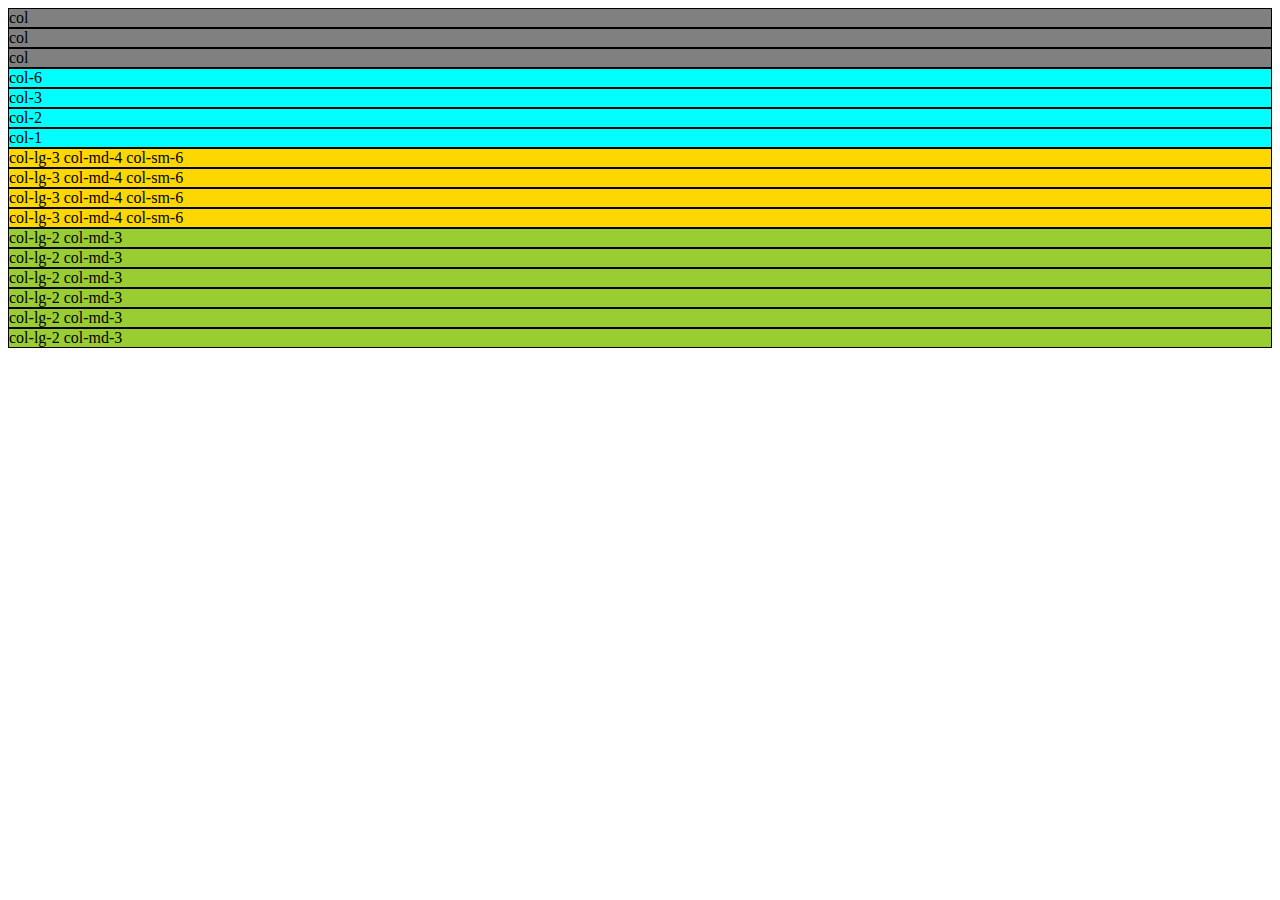
<file: Aaryan/Bootstrap Initialisation/index.html>
<html lang="en">
<head>
    <meta charset="UTF-8">
    <meta http-equiv="X-UA-Compatible" content="IE=edge">
    <meta name="viewport" content="width=device-width, initial-scale=1.0">
    <title>Bootstrap Intialisation</title>
    <link rel="stylesheet" href="https://cdn.jsdelivr.net/npm/bootstrap@4.6.0/dist/css/bootstrap.min.css" integrity="sha384-B0vP5xmATw1+K9KRQjQERJvTumQW0nPEzvF6L/Z6nronJ3oUOFUFpCjEUQouq2+l" crossorigin="anonymous">
    <script src="https://code.jquery.com/jquery-3.5.1.slim.min.js" integrity="sha384-DfXdz2htPH0lsSSs5nCTpuj/zy4C+OGpamoFVy38MVBnE+IbbVYUew+OrCXaRkfj" crossorigin="anonymous"></script>
<script src="https://cdn.jsdelivr.net/npm/bootstrap@4.6.0/dist/js/bootstrap.bundle.min.js" integrity="sha384-Piv4xVNRyMGpqkS2by6br4gNJ7DXjqk09RmUpJ8jgGtD7zP9yug3goQfGII0yAns" crossorigin="anonymous"></script>
</head>
<!-- If we want to add n boxes on screen so do like col-x-12/n (Here x is large or medium)-->
<body>
    <div class="row">
        <div class="col" style="background-color:grey; border: 1px solid;">
          col
        </div>
        <div class="col" style="background-color:grey; border: 1px solid;">
          col
        </div>
        <div class="col" style="background-color:grey; border: 1px solid;">
          col
        </div>
      </div>

      <div class="row">
        <div class="col-6" style="background-color:aqua; border: 1px solid;">
          col-6
        </div>
        <div class="col-3" style="background-color:aqua; border: 1px solid;">
          col-3
        </div>
        <div class="col-2" style="background-color:aqua; border: 1px solid;">
          col-2
        </div>
        <div class="col-1" style="background-color:aqua; border: 1px solid;">
          col-1
        </div>
      </div>

      <div class="row">
        <div class="col-lg-3 col-md-4 col-sm-6" style="background-color:gold; border: 1px solid;">
          col-lg-3 col-md-4 col-sm-6
        </div>
        <div class="col-lg-3 col-md-4 col-sm-6" style="background-color:gold; border: 1px solid;">
          col-lg-3 col-md-4 col-sm-6
        </div>
        <div class="col-lg-3 col-md-4 col-sm-6" style="background-color:gold; border: 1px solid;">
          col-lg-3 col-md-4 col-sm-6
        </div>
        <div class="col-lg-3 col-md-4 col-sm-6" style="background-color:gold; border: 1px solid;">
          col-lg-3 col-md-4 col-sm-6
        </div>
      </div>
      <div class="row">
        <div class="col-lg-2 col-md-3" style="background-color: yellowgreen; border: 1px solid;">
          col-lg-2 col-md-3
        </div>
        <div class="col-lg-2 col-md-3" style="background-color: yellowgreen; border: 1px solid;">
          col-lg-2 col-md-3
        </div>
        <div class="col-lg-2 col-md-3" style="background-color: yellowgreen; border: 1px solid;">
          col-lg-2 col-md-3
        </div>
        <div class="col-lg-2 col-md-3" style="background-color: yellowgreen; border: 1px solid;">
          col-lg-2 col-md-3
        </div>
        <div class="col-lg-2 col-md-3" style="background-color: yellowgreen; border: 1px solid;">
          col-lg-2 col-md-3
        </div>
        <div class="col-lg-2 col-md-3" style="background-color: yellowgreen; border: 1px solid;">
          col-lg-2 col-md-3
        </div>
      </div>
</body>
</html>
</file>
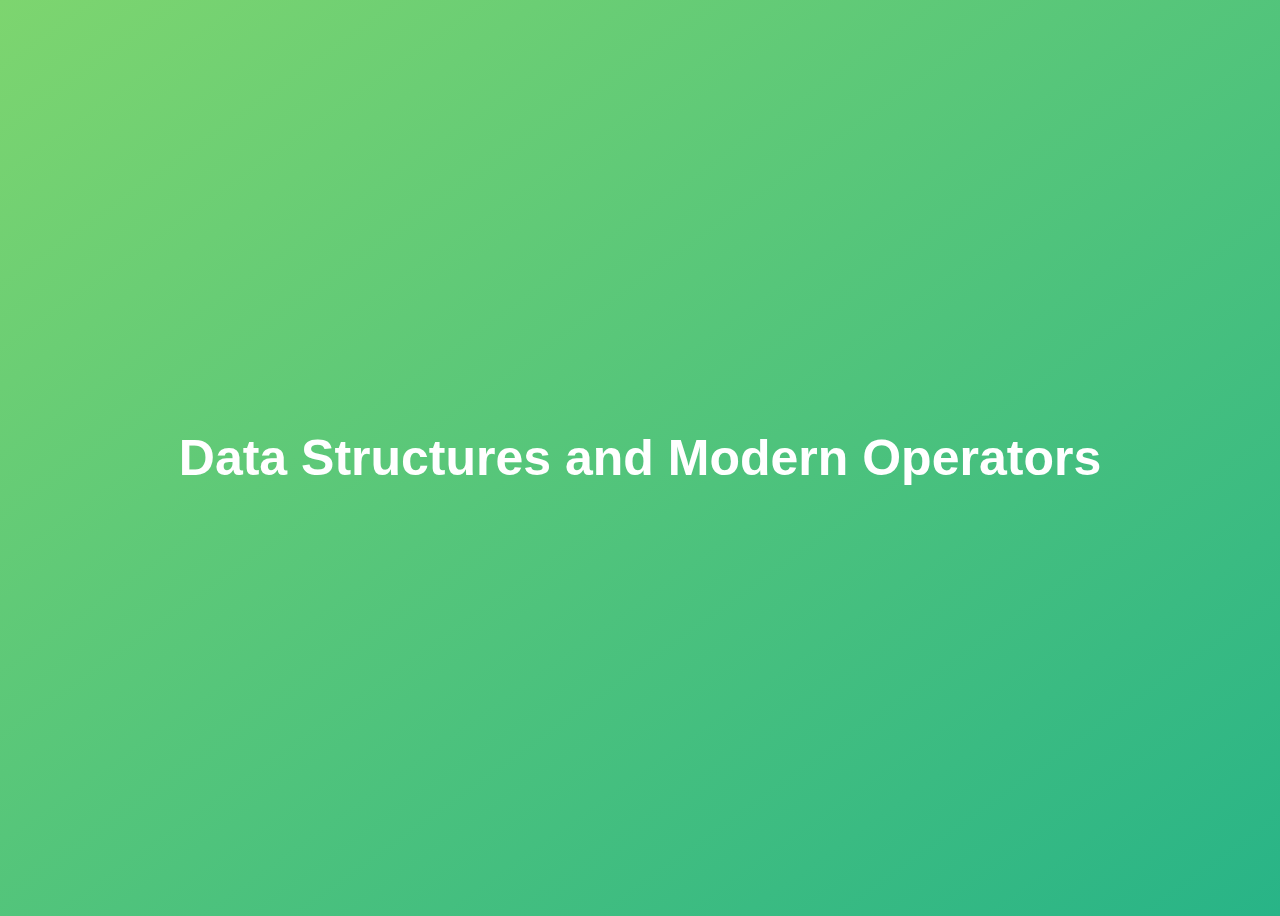
<file: Aaryan/Javascript/Advanced Javascript(ES6) Operaters/index.html>
<!DOCTYPE html>
<html lang="en">
  <head>
    <meta charset="UTF-8" />
    <meta name="viewport" content="width=device-width, initial-scale=1.0" />
    <meta http-equiv="X-UA-Compatible" content="ie=edge" />
    <title>Data Structures and Modern Operators</title>
    <style>
      body {
        height: 100vh;
        display: flex;
        align-items: center;
        background: linear-gradient(to top left, #28b487, #7dd56f);
      }
      h1 {
        font-family: sans-serif;
        font-size: 50px;
        line-height: 1.3;
        width: 100%;
        padding: 30px;
        text-align: center;
        color: white;
      }
      button {
        width: 50px;
        height: 20px;
        margin: 10px;
      }
      textarea {
        width: 300px;
        height: 100px;
      }
    </style>
  </head>
  <body>
    <h1>Data Structures and Modern Operators</h1>
    <script src="script.js"></script>
  </body>
</html>
</file>
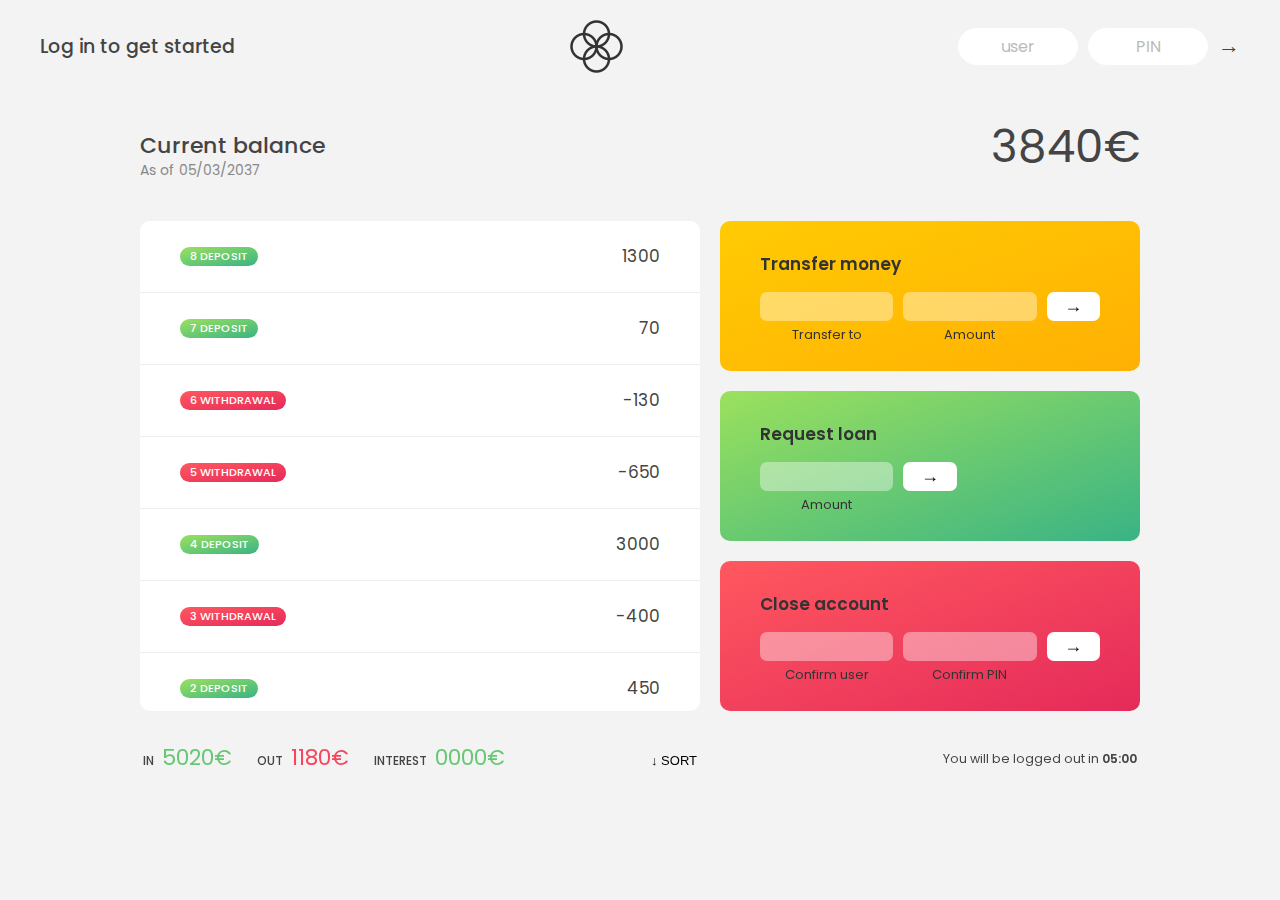
<file: Aaryan/Javascript/Array Blanklist/index.html>
<!DOCTYPE html>
<html lang="en">
  <head>
    <meta charset="UTF-8" />
    <meta name="viewport" content="width=device-width, initial-scale=1.0" />
    <meta http-equiv="X-UA-Compatible" content="ie=edge" />
    <link rel="shortcut icon" type="image/png" href="/logo.png" />

    <link
      href="https://fonts.googleapis.com/css?family=Poppins:400,500,600&display=swap"
      rel="stylesheet"
    />

    <link rel="stylesheet" href="style.css" />
    <title>Bankist</title>
  </head>
  <body>
    <!-- TOP NAVIGATION -->
    <nav>
      <p class="welcome">Log in to get started</p>
      <img src="logo.png" alt="Logo" class="logo" />
      <form class="login">
        <input
          type="text"
          placeholder="user"
          class="login__input login__input--user"
        />
        <!-- In practice, use type="password" -->
        <input
          type="text"
          placeholder="PIN"
          maxlength="4"
          class="login__input login__input--pin"
        />
        <button class="login__btn">&rarr;</button>
      </form>
    </nav>

    <main class="app">
      <!-- BALANCE -->
      <div class="balance">
        <div>
          <p class="balance__label">Current balance</p>
          <p class="balance__date">
            As of <span class="date">05/03/2037</span>
          </p>
        </div>
        <p class="balance__value">0000€</p>
      </div>

      <!-- MOVEMENTS -->
      <div class="movements">
        <div class="movements__row">
          <div class="movements__type movements__type--deposit">2 deposit</div>
          <div class="movements__date">3 days ago</div>
          <div class="movements__value">4 000€</div>
        </div>
        <div class="movements__row">
          <div class="movements__type movements__type--withdrawal">
            1 withdrawal
          </div>
          <div class="movements__date">24/01/2037</div>
          <div class="movements__value">-378€</div>
        </div>
      </div>

      <!-- SUMMARY -->
      <div class="summary">
        <p class="summary__label">In</p>
        <p class="summary__value summary__value--in">0000€</p>
        <p class="summary__label">Out</p>
        <p class="summary__value summary__value--out">0000€</p>
        <p class="summary__label">Interest</p>
        <p class="summary__value summary__value--interest">0000€</p>
        <button class="btn--sort">&downarrow; SORT</button>
      </div>

      <!-- OPERATION: TRANSFERS -->
      <div class="operation operation--transfer">
        <h2>Transfer money</h2>
        <form class="form form--transfer">
          <input type="text" class="form__input form__input--to" />
          <input type="number" class="form__input form__input--amount" />
          <button class="form__btn form__btn--transfer">&rarr;</button>
          <label class="form__label">Transfer to</label>
          <label class="form__label">Amount</label>
        </form>
      </div>

      <!-- OPERATION: LOAN -->
      <div class="operation operation--loan">
        <h2>Request loan</h2>
        <form class="form form--loan">
          <input type="number" class="form__input form__input--loan-amount" />
          <button class="form__btn form__btn--loan">&rarr;</button>
          <label class="form__label form__label--loan">Amount</label>
        </form>
      </div>

      <!-- OPERATION: CLOSE -->
      <div class="operation operation--close">
        <h2>Close account</h2>
        <form class="form form--close">
          <input type="text" class="form__input form__input--user" />
          <input
            type="password"
            maxlength="6"
            class="form__input form__input--pin"
          />
          <button class="form__btn form__btn--close">&rarr;</button>
          <label class="form__label">Confirm user</label>
          <label class="form__label">Confirm PIN</label>
        </form>
      </div>

      <!-- LOGOUT TIMER -->
      <p class="logout-timer">
        You will be logged out in <span class="timer">05:00</span>
      </p>
    </main>

    <!-- <footer>
      &copy; by Jonas Schmedtmann. Don't claim as your own :)
    </footer> -->

    <script src="script.js"></script>
  </body>
</html>
</file>
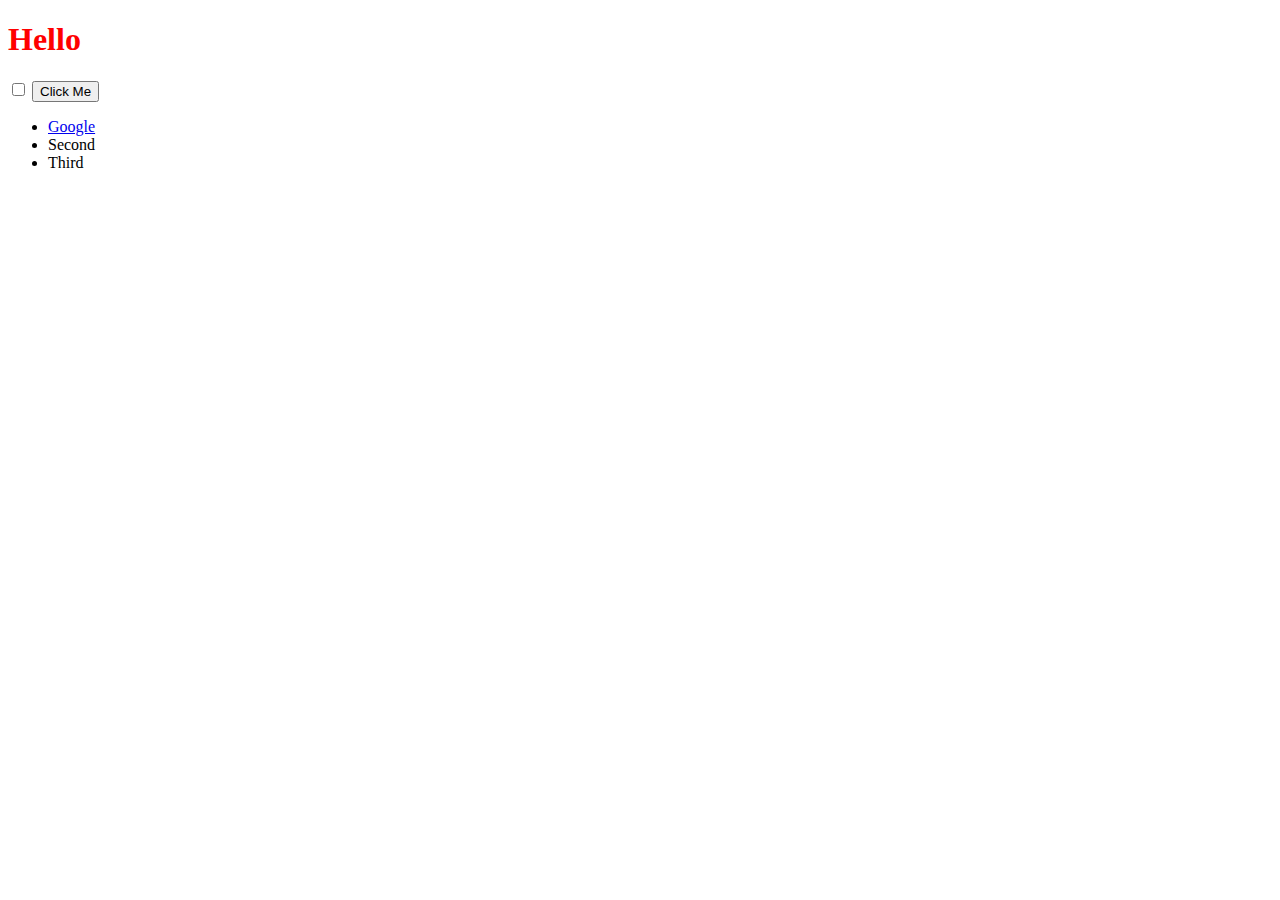
<file: Aaryan/Javascript/Document Object model File/index.html>
<!--I Do Most things in Chrome Developer Tools So that's Why No Javascript & CSS code Show here.-->
<!DOCTYPE html>
<html lang="en" dir="ltr">
  <head>
    <meta charset="utf-8">
    <title>My Website</title>
    <link rel="stylesheet" href="styles.css">

  </head>
  <body>

    <h1>Hello</h1>

    <input type="checkbox">

    <button style="active">Click Me</button>

    <ul>
      <li class="list">
        <a href="https://www.google.com">Google</a>
      </li>
      <li class="list">Second</li>
      <li class="list">Third</li>
    </ul>

  </body>

</html>
</file>
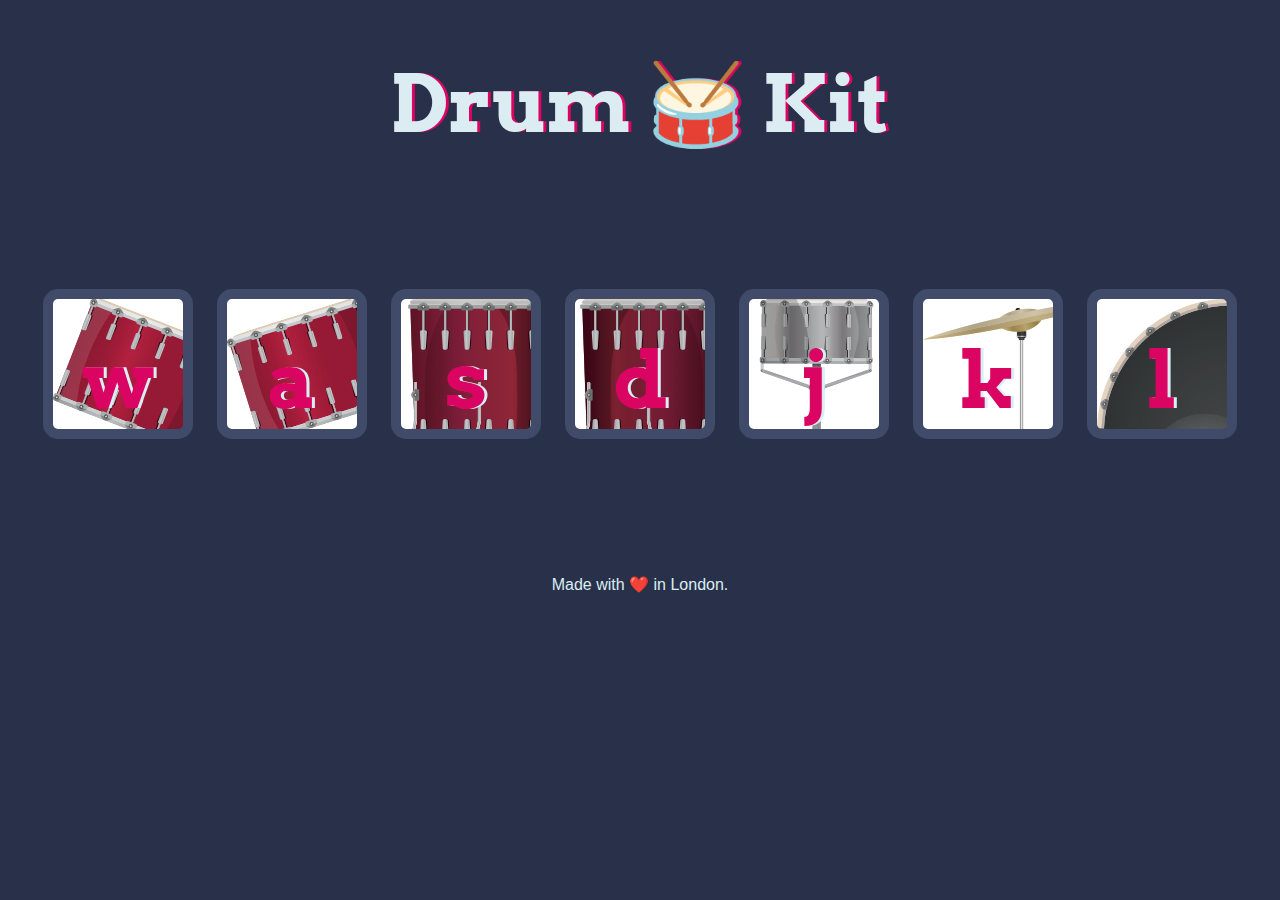
<file: Aaryan/Javascript/Drum Kit Project/index.html>
<!DOCTYPE html>
<html lang="en" dir="ltr">

<head>
  <meta charset="utf-8">
  <title>Drum Kit</title>
  <link rel="stylesheet" href="styles.css">
  <link href="https://fonts.googleapis.com/css?family=Arvo" rel="stylesheet">
  <link rel="icon" href="favicon.ico">
</head>

<body>
  <h1 id="title">Drum 🥁 Kit</h1>
  <div class="set">
    <button class="w drum">w</button>
    <button class="a drum">a</button>
    <button class="s drum">s</button>
    <button class="d drum">d</button>
    <button class="j drum">j</button>
    <button class="k drum">k</button>
    <button class="l drum">l</button>
  </div>


<script src="index.js" charset="utf-8"></script>

<footer>
  Made with ❤️ in London.
</footer>
</body>
</html>
</file>
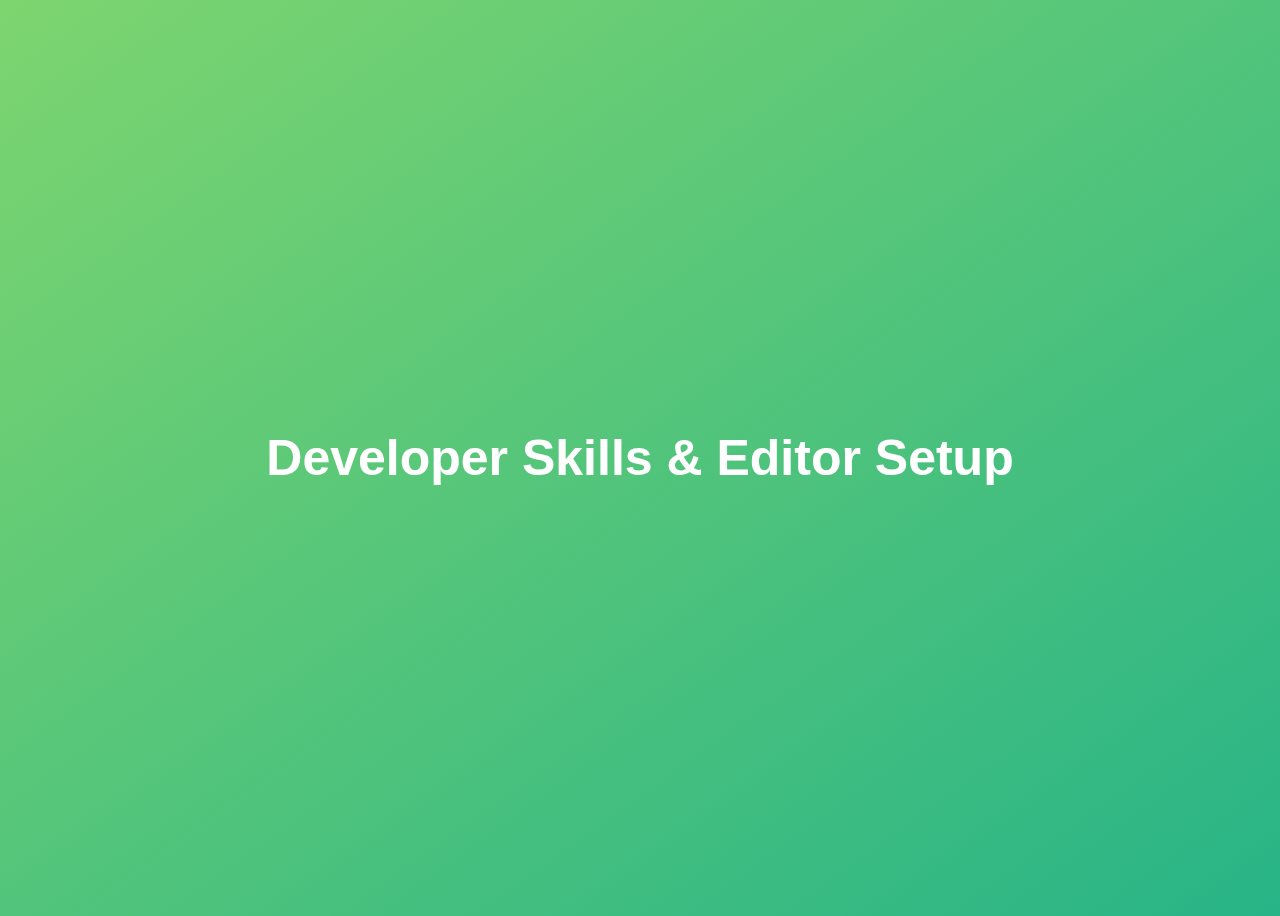
<file: Aaryan/Javascript/Environment SetUp/index.html>
<!DOCTYPE html>
<html lang="en">
  <head>
    <meta charset="UTF-8" />
    <meta name="viewport" content="width=device-width, initial-scale=1.0" />
    <meta http-equiv="X-UA-Compatible" content="ie=edge" />
    <title>Developer Skills & Editor Setup</title>
    <style>
      body {
        height: 100vh;
        display: flex;
        align-items: center;
        background: linear-gradient(to top left, #28b487, #7dd56f);
      }
      h1 {
        font-family: sans-serif;
        font-size: 50px;
        line-height: 1.3;
        width: 100%;
        padding: 30px;
        text-align: center;
        color: white;
      }
    </style>
  </head>
  <body>
    <h1>Developer Skills & Editor Setup</h1>
    <script src="script.js"></script>
  </body>
</html>
</file>
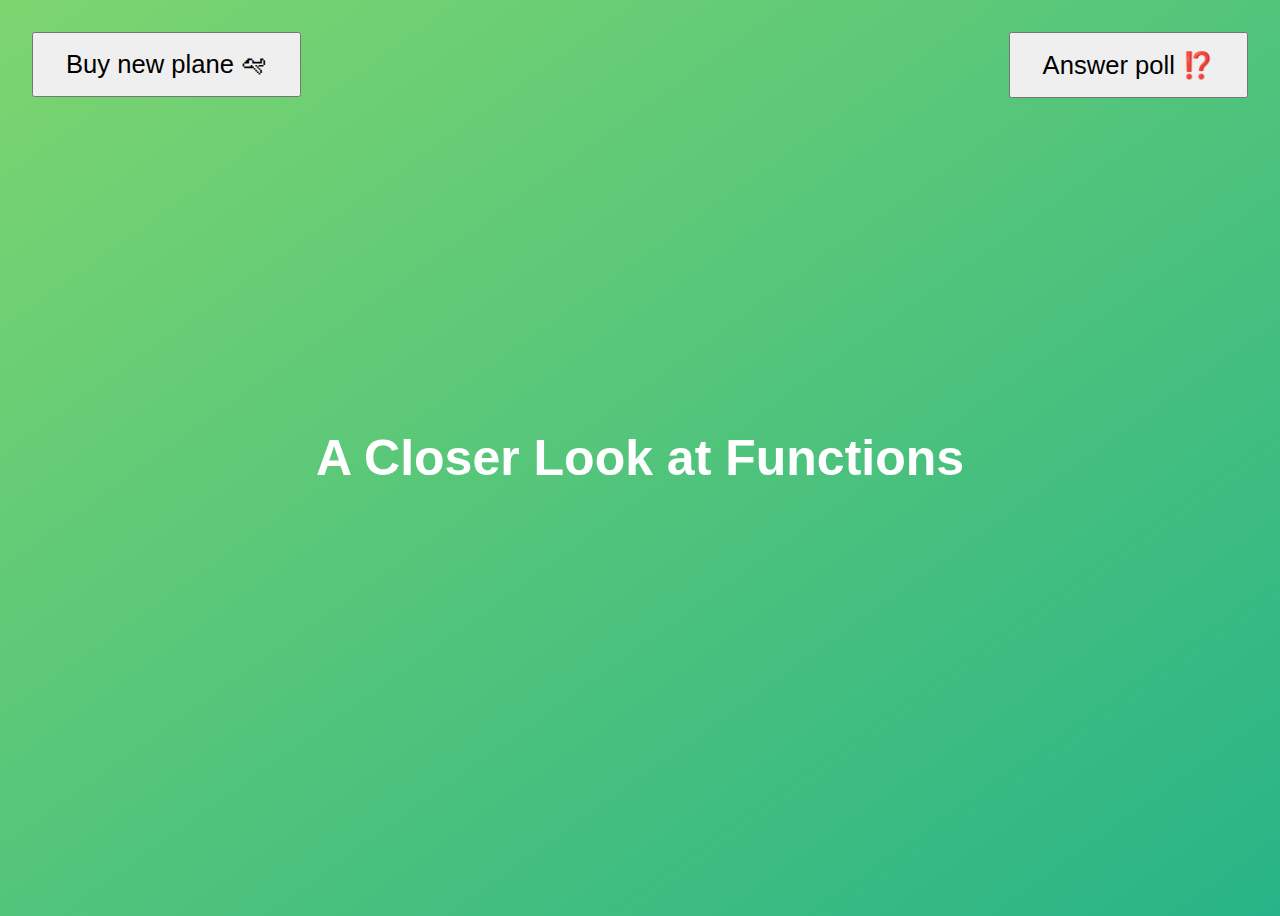
<file: Aaryan/Javascript/Functions/index.html>
<!DOCTYPE html>
<html lang="en">
  <head>
    <meta charset="UTF-8" />
    <meta name="viewport" content="width=device-width, initial-scale=1.0" />
    <meta http-equiv="X-UA-Compatible" content="ie=edge" />
    <title>A Closer Look at Functions</title>
    <style>
      body {
        height: 100vh;
        display: flex;
        align-items: center;
        background: linear-gradient(to top left, #28b487, #7dd56f);
      }
      h1 {
        font-family: sans-serif;
        font-size: 50px;
        line-height: 1.3;
        width: 100%;
        padding: 30px;
        text-align: center;
        color: white;
      }
      .buy,
      .poll {
        font-size: 1.6rem;
        padding: 1rem 2rem;
        position: absolute;
        top: 2rem;
      }
      .buy {
        left: 2rem;
      }
      .poll {
        right: 2rem;
      }
    </style>
  </head>
  <body>
    <h1>A Closer Look at Functions</h1>
    <button class="buy">Buy new plane 🛩</button>
    <button class="poll">Answer poll ⁉️</button>
    <script src="script.js"></script>
  </body>
</html>
</file>
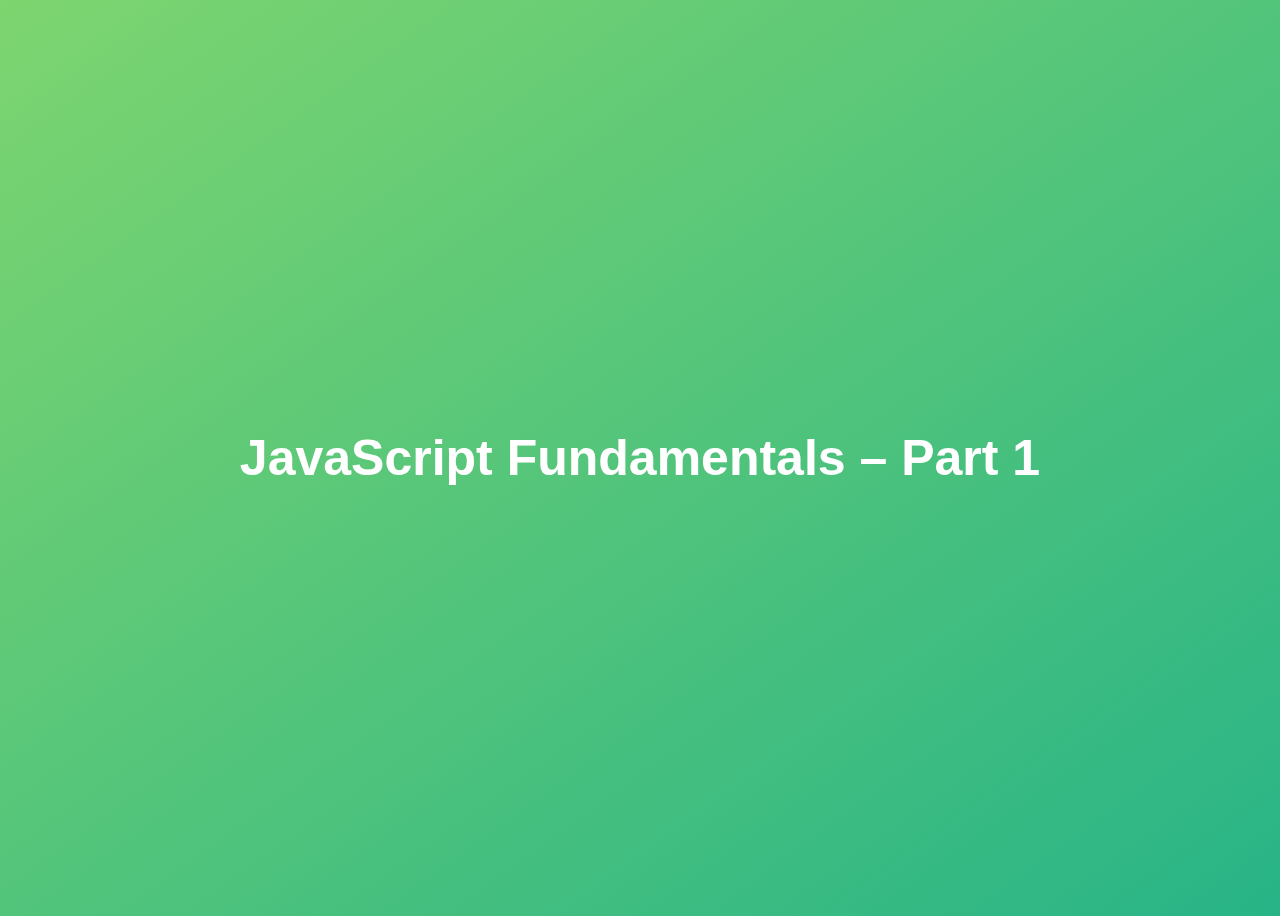
<file: Aaryan/Javascript/Fundamentals of Js -1/index.html>
<!DOCTYPE html>
<html lang="en">
  <head>
    <meta charset="UTF-8" />
    <meta name="viewport" content="width=device-width, initial-scale=1.0" />
    <meta http-equiv="X-UA-Compatible" content="ie=edge" />
    <title>JavaScript Fundamentals – Part 1</title>
    <link rel="stylesheet" href="style.css">
  </head>
  <body>
    <h1>JavaScript Fundamentals – Part 1</h1>

    <script src="script.js"></script>
  </body>
</html>
</file>
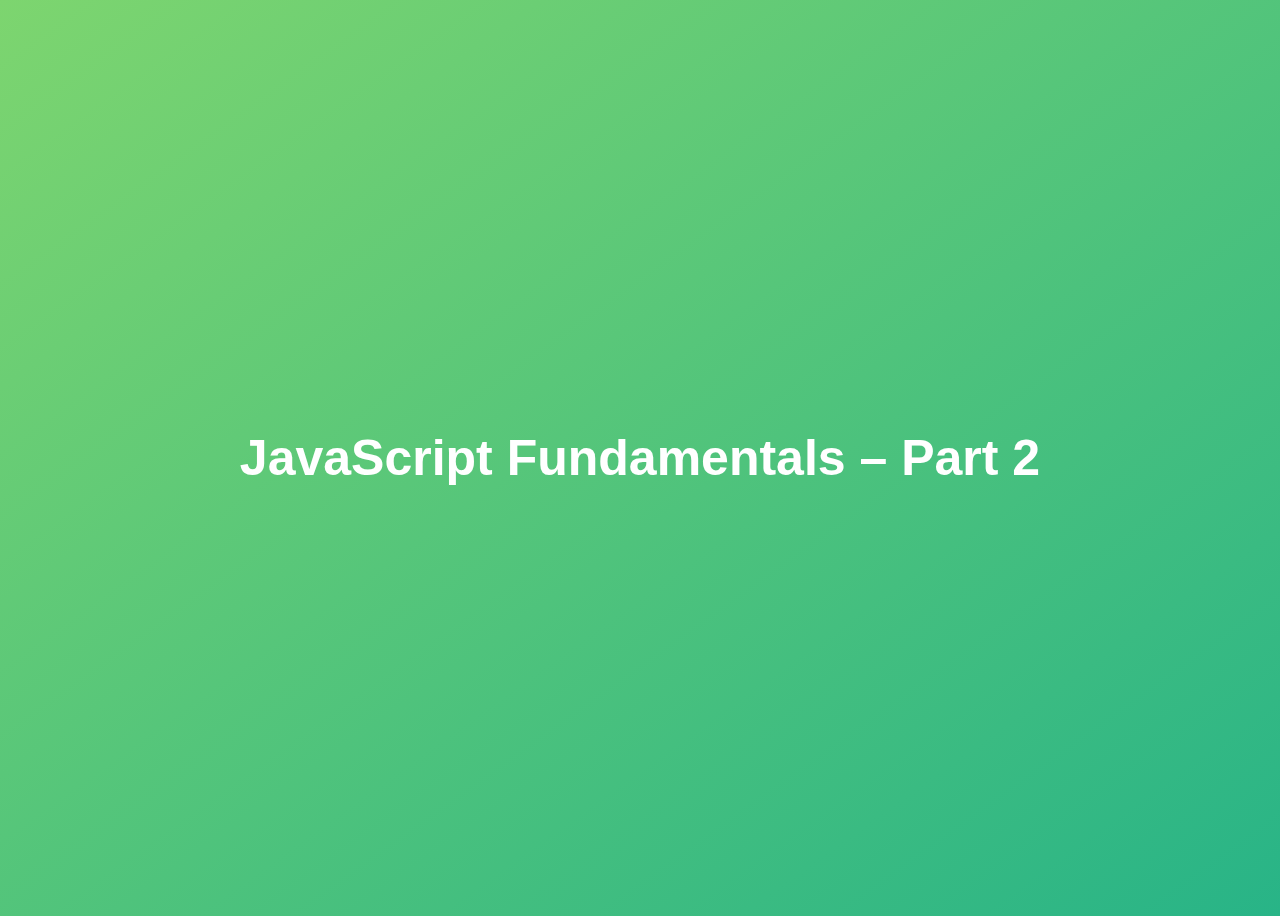
<file: Aaryan/Javascript/Fundamentals of Js-2/index.html>
<!DOCTYPE html>
<html lang="en">
  <head>
    <meta charset="UTF-8" />
    <meta name="viewport" content="width=device-width, initial-scale=1.0" />
    <meta http-equiv="X-UA-Compatible" content="ie=edge" />
    <title>JavaScript Fundamentals – Part 2</title>
    <style>
      body {
        height: 100vh;
        display: flex;
        align-items: center;
        background: linear-gradient(to top left, #28b487, #7dd56f);
      }
      h1 {
        font-family: sans-serif;
        font-size: 50px;
        line-height: 1.3;
        width: 100%;
        padding: 30px;
        text-align: center;
        color: white;
      }
    </style>
  </head>
  <body>
    <h1>JavaScript Fundamentals – Part 2</h1>
    <script src="script.js"></script>
  </body>
</html>
</file>
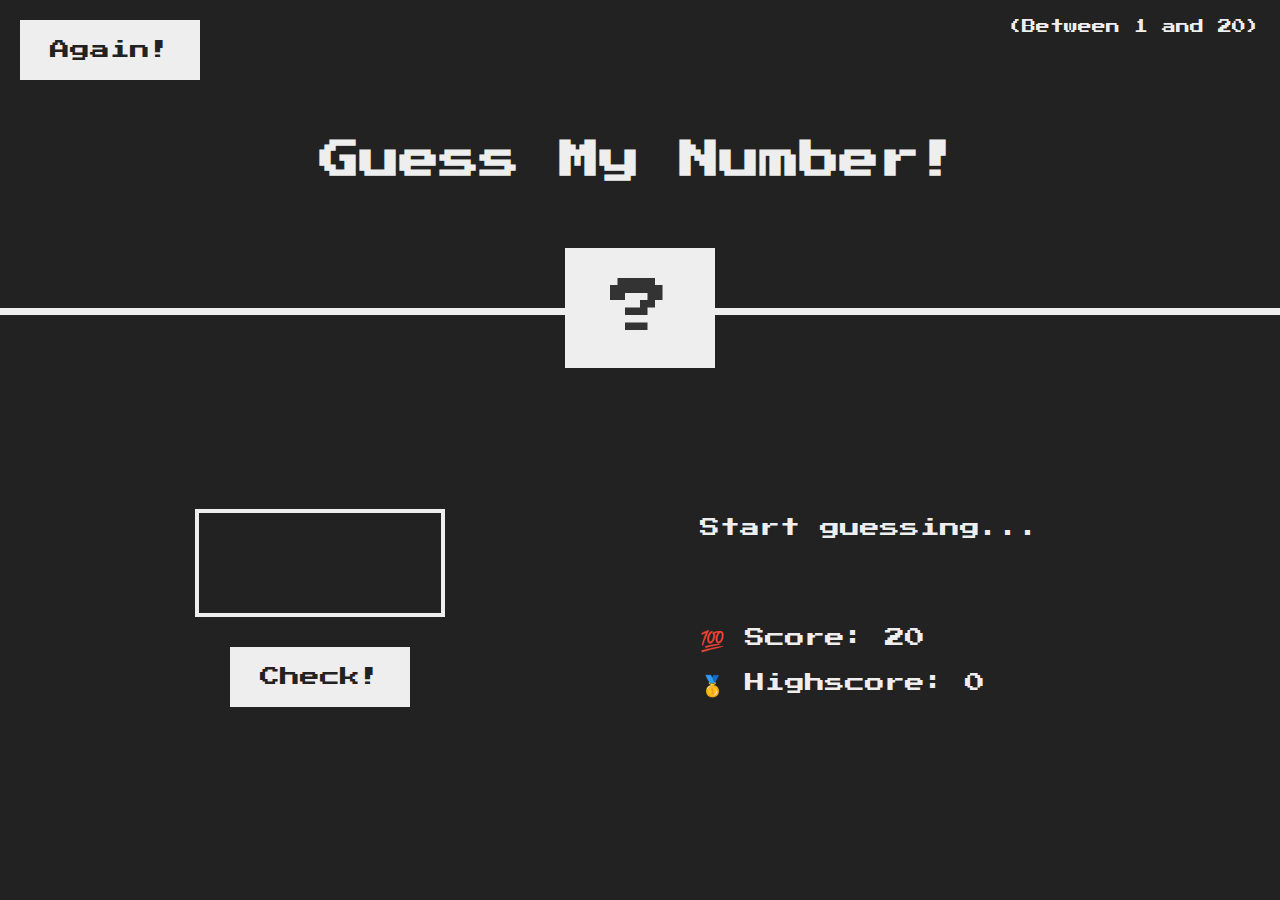
<file: Aaryan/Javascript/Guess-My-Number Project/index.html>
<!DOCTYPE html>
<html lang="en">
  <head>
    <meta charset="UTF-8" />
    <meta name="viewport" content="width=device-width, initial-scale=1.0" />
    <meta http-equiv="X-UA-Compatible" content="ie=edge" />
    <link rel="stylesheet" href="style.css" />
    <title>Guess My Number!</title>
  </head>
  <body>
    <header>
      <h1>Guess My Number!</h1>
      <p class="between">(Between 1 and 20)</p>
      <button class="btn again">Again!</button>
      <div class="number">?</div>
    </header>
    <main>
      <section class="left">
        <input type="number" class="guess" />
        <button class="btn check">Check!</button>
      </section>
      <section class="right">
        <p class="message">Start guessing...</p>
        <p class="label-score">💯 Score: <span class="score">20</span></p>
        <p class="label-highscore">
          🥇 Highscore: <span class="highscore">0</span>
        </p>
      </section>
    </main>
    <script src="https://ajax.googleapis.com/ajax/libs/jquery/3.6.0/jquery.min.js"></script>
    <script src="script.js"></script>
  </body>
</html>
</file>
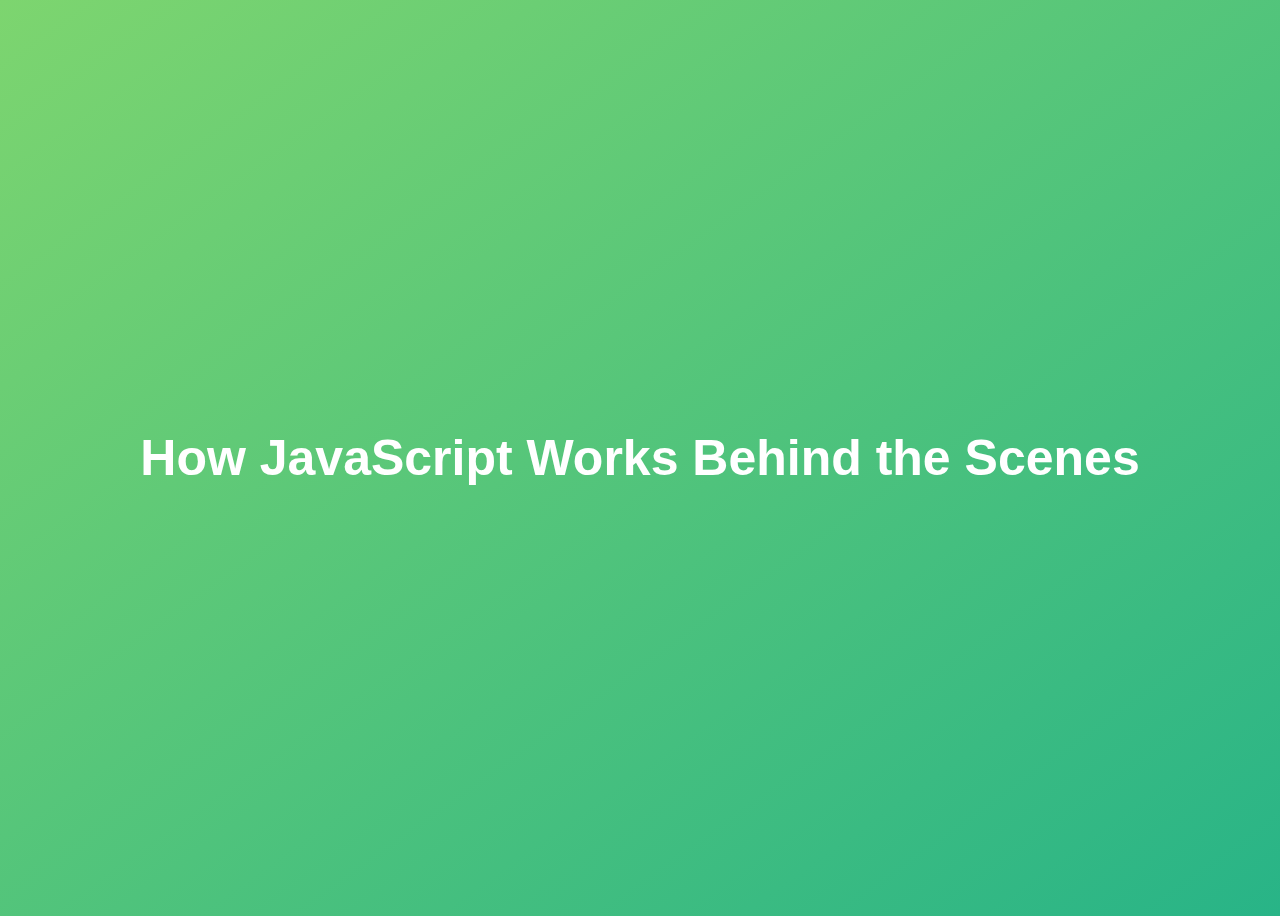
<file: Aaryan/Javascript/Javascript Behind Works/index.html>
<!DOCTYPE html>
<html lang="en">
  <head>
    <meta charset="UTF-8" />
    <meta name="viewport" content="width=device-width, initial-scale=1.0" />
    <meta http-equiv="X-UA-Compatible" content="ie=edge" />
    <title>How JavaScript Works Behind the Scenes</title>
    <style>
      body {
        height: 100vh;
        display: flex;
        align-items: center;
        background: linear-gradient(to top left, #28b487, #7dd56f);
      }
      h1 {
        font-family: sans-serif;
        font-size: 50px;
        line-height: 1.3;
        width: 100%;
        padding: 30px;
        text-align: center;
        color: white;
      }
    </style>
  </head>
  <body>
    <h1>How JavaScript Works Behind the Scenes</h1>
    <script src="script.js"></script>
  </body>
</html>
</file>
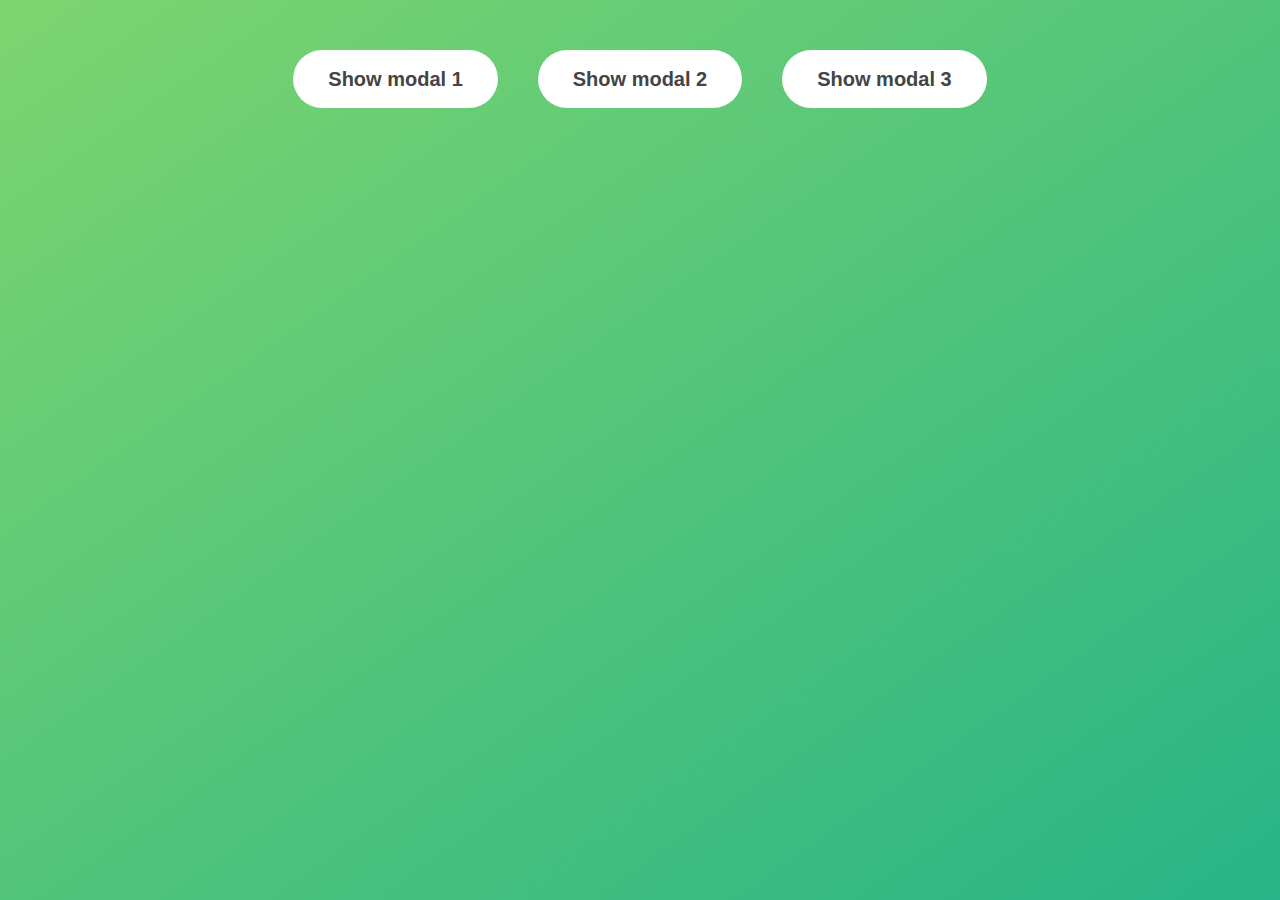
<file: Aaryan/Javascript/Model Button Project/index.html>
<!DOCTYPE html>
<html lang="en">
  <head>
    <meta charset="UTF-8" />
    <meta name="viewport" content="width=device-width, initial-scale=1.0" />
    <meta http-equiv="X-UA-Compatible" content="ie=edge" />
    <link rel="stylesheet" href="style.css" />
    <title>Modal window</title>
  </head>
  <body>
    <button class="show-modal">Show modal 1</button>
    <button class="show-modal">Show modal 2</button>
    <button class="show-modal">Show modal 3</button>

    <div class="modal hidden">
      <button class="close-modal">&times;</button>
      <h1>I'm a modal window 😍</h1>
      <p>
        Lorem ipsum dolor sit amet, consectetur adipisicing elit, sed do eiusmod
        tempor incididunt ut labore et dolore magna aliqua. Ut enim ad minim
        veniam, quis nostrud exercitation ullamco laboris nisi ut aliquip ex ea
        commodo consequat. Duis aute irure dolor in reprehenderit in voluptate
        velit esse cillum dolore eu fugiat nulla pariatur. Excepteur sint
        occaecat cupidatat non proident, sunt in culpa qui officia deserunt
        mollit anim id est laborum.
      </p>
    </div>
    <div class="overlay hidden"></div>
    <script src="https://ajax.googleapis.com/ajax/libs/jquery/3.6.0/jquery.min.js"></script>
    <script src="script.js"></script>
  </body>
</html>
</file>
<file: Aaryan/Javascript/Array Blanklist/style.css>
/*
 * Use this CSS to learn some intersting techniques,
 * in case you're wondering how I built the UI.
 * Have fun! 😁
 */

* {
  margin: 0;
  padding: 0;
  box-sizing: inherit;
}

html {
  font-size: 62.5%;
  box-sizing: border-box;
}

body {
  font-family: 'Poppins', sans-serif;
  color: #444;
  background-color: #f3f3f3;
  height: 100vh;
  padding: 2rem;
}

nav {
  display: flex;
  justify-content: space-between;
  align-items: center;
  padding: 0 2rem;
}

.welcome {
  font-size: 1.9rem;
  font-weight: 500;
}

.logo {
  height: 5.25rem;
}

.login {
  display: flex;
}

.login__input {
  border: none;
  padding: 0.5rem 2rem;
  font-size: 1.6rem;
  font-family: inherit;
  text-align: center;
  width: 12rem;
  border-radius: 10rem;
  margin-right: 1rem;
  color: inherit;
  border: 1px solid #fff;
  transition: all 0.3s;
}

.login__input:focus {
  outline: none;
  border: 1px solid #ccc;
}

.login__input::placeholder {
  color: #bbb;
}

.login__btn {
  border: none;
  background: none;
  font-size: 2.2rem;
  color: inherit;
  cursor: pointer;
  transition: all 0.3s;
}

.login__btn:hover,
.login__btn:focus,
.btn--sort:hover,
.btn--sort:focus {
  outline: none;
  color: #777;
}

/* MAIN */
.app {
  position: relative;
  max-width: 100rem;
  margin: 4rem auto;
  display: grid;
  grid-template-columns: 4fr 3fr;
  grid-template-rows: auto repeat(3, 15rem) auto;
  gap: 2rem;

  /* NOTE This creates the fade in/out anumation */
  /*opacity: 0; opacity means visibilty*/
  transition: all 1s;
}

.balance {
  grid-column: 1 / span 2;
  display: flex;
  align-items: flex-end;
  justify-content: space-between;
  margin-bottom: 2rem;
}

.balance__label {
  font-size: 2.2rem;
  font-weight: 500;
  margin-bottom: -0.2rem;
}

.balance__date {
  font-size: 1.4rem;
  color: #888;
}

.balance__value {
  font-size: 4.5rem;
  font-weight: 400;
}

/* MOVEMENTS */
.movements {
  grid-row: 2 / span 3;
  background-color: #fff;
  border-radius: 1rem;
  overflow: scroll;
}

.movements__row {
  padding: 2.25rem 4rem;
  display: flex;
  align-items: center;
  border-bottom: 1px solid #eee;
}

.movements__type {
  font-size: 1.1rem;
  text-transform: uppercase;
  font-weight: 500;
  color: #fff;
  padding: 0.1rem 1rem;
  border-radius: 10rem;
  margin-right: 2rem;
}

.movements__date {
  font-size: 1.1rem;
  text-transform: uppercase;
  font-weight: 500;
  color: #666;
}

.movements__type--deposit {
  background-image: linear-gradient(to top left, #39b385, #9be15d);
}

.movements__type--withdrawal {
  background-image: linear-gradient(to top left, #e52a5a, #ff585f);
}

.movements__value {
  font-size: 1.7rem;
  margin-left: auto;
}

/* SUMMARY */
.summary {
  grid-row: 5 / 6;
  display: flex;
  align-items: baseline;
  padding: 0 0.3rem;
  margin-top: 1rem;
}

.summary__label {
  font-size: 1.2rem;
  font-weight: 500;
  text-transform: uppercase;
  margin-right: 0.8rem;
}

.summary__value {
  font-size: 2.2rem;
  margin-right: 2.5rem;
}

.summary__value--in,
.summary__value--interest {
  color: #66c873;
}

.summary__value--out {
  color: #f5465d;
}

.btn--sort {
  margin-left: auto;
  border: none;
  background: none;
  font-size: 1.3rem;
  font-weight: 500;
  cursor: pointer;
}

/* OPERATIONS */
.operation {
  border-radius: 1rem;
  padding: 3rem 4rem;
  color: #333;
}

.operation--transfer {
  background-image: linear-gradient(to top left, #ffb003, #ffcb03);
}

.operation--loan {
  background-image: linear-gradient(to top left, #39b385, #9be15d);
}

.operation--close {
  background-image: linear-gradient(to top left, #e52a5a, #ff585f);
}

h2 {
  margin-bottom: 1.5rem;
  font-size: 1.7rem;
  font-weight: 600;
  color: #333;
}

.form {
  display: grid;
  grid-template-columns: 2.5fr 2.5fr 1fr;
  grid-template-rows: auto auto;
  gap: 0.4rem 1rem;
}

/* Exceptions for interst */
.form.form--loan {
  grid-template-columns: 2.5fr 1fr 2.5fr;
}
.form__label--loan {
  grid-row: 2;
}
/* End exceptions */

.form__input {
  width: 100%;
  border: none;
  background-color: rgba(255, 255, 255, 0.4);
  font-family: inherit;
  font-size: 1.5rem;
  text-align: center;
  color: #333;
  padding: 0.3rem 1rem;
  border-radius: 0.7rem;
  transition: all 0.3s;
}

.form__input:focus {
  outline: none;
  background-color: rgba(255, 255, 255, 0.6);
}

.form__label {
  font-size: 1.3rem;
  text-align: center;
}

.form__btn {
  border: none;
  border-radius: 0.7rem;
  font-size: 1.8rem;
  background-color: #fff;
  cursor: pointer;
  transition: all 0.3s;
}

.form__btn:focus {
  outline: none;
  background-color: rgba(255, 255, 255, 0.8);
}

.logout-timer {
  padding: 0 0.3rem;
  margin-top: 1.9rem;
  text-align: right;
  font-size: 1.25rem;
}

.timer {
  font-weight: 600;
}
</file>
<file: Aaryan/Javascript/Document Object model File/styles.css>
h1 {
  color: red;
}
</file>
<file: Aaryan/Javascript/Drum Kit Project/styles.css>
body {
  text-align: center;
  background-color: #283149;
}

h1 {
  font-size: 5rem;
  color: #DBEDF3;
  font-family: "Arvo", cursive;
  text-shadow: 3px 0 #DA0463;

}

footer {
  color: #DBEDF3;
  font-family: sans-serif;
}

.w {
  background-image: url("images/tom1.png");
}

.a {
  background-image: url("images/tom2.png");
}

.s {
  background-image: url("images/tom3.png");
}

.d {
  background-image: url("images/tom4.png");
}

.j {
  background-image: url("images/snare.png");
}

.k {
  background-image: url("images/crash.png");
}

.l {
  background-image: url("images/kick.png");
}

.set {
  margin: 10% auto;
}

.pressed {
  box-shadow: 0 3px 4px 0 #DBEDF3;
  opacity: 0.5;
}

.red {
  color: red;
}

.drum {
  outline: none;
  border: 10px solid #404B69;
  font-size: 5rem;
  font-family: 'Arvo', cursive;
  line-height: 2;
  font-weight: 900;
  color: #DA0463;
  text-shadow: 3px 0 #DBEDF3;
  border-radius: 15px;
  display: inline-block;
  width: 150px;
  height: 150px;
  text-align: center;
  margin: 10px;
  background-color: white;
}
</file>
<file: Aaryan/Javascript/Fundamentals of Js -1/style.css>
body {
    height: 100vh;
    display: flex;
    align-items: center;
    background: linear-gradient(to top left, #28b487, #7dd56f);
}
h1 {
    font-family: sans-serif;
    font-size: 50px;
    line-height: 1.3;
    width: 100%;
    padding: 30px;
    text-align: center;
    color: white;
}
</file>
<file: Aaryan/Javascript/Guess-My-Number Project/style.css>
@import url('https://fonts.googleapis.com/css?family=Press+Start+2P&display=swap');

* {
  margin: 0;
  padding: 0;
  box-sizing: inherit;
}

html {
  font-size: 62.5%;
  box-sizing: border-box;
}

body {
  font-family: 'Press Start 2P', sans-serif; /*for fun so that look like 80's centuery*/
  color: #eee;
  background-color: #222;
  /* background-color: #60b347; */
}

/* LAYOUT */
header {
  position: relative;
  height: 35vh;
  border-bottom: 7px solid #eee;
}

main {
  height: 65vh;
  color: #eee;
  display: flex;
  align-items: center;
  justify-content: space-around;
}

.left {
  width: 52rem;
  display: flex;
  flex-direction: column;
  align-items: center;
}

.right {
  width: 52rem;
  font-size: 2rem;
}

/* ELEMENTS STYLE */
h1 {
  font-size: 4rem;
  text-align: center;
  position: absolute;
  width: 100%;
  top: 52%;
  left: 50%;
  transform: translate(-50%, -50%);
}

.number {
  background: #eee;
  color: #333;
  font-size: 6rem;
  width: 15rem;
  padding: 3rem 0rem;
  text-align: center;
  position: absolute;
  bottom: 0;
  left: 50%;
  transform: translate(-50%, 50%);
}

.between {
  font-size: 1.4rem;
  position: absolute;
  top: 2rem;
  right: 2rem;
}

.again {
  position: absolute;
  top: 2rem;
  left: 2rem;
}

.guess {
  background: none;
  border: 4px solid #eee;
  font-family: inherit;
  color: inherit;
  font-size: 5rem;
  padding: 2.5rem;
  width: 25rem;
  text-align: center;
  display: block;
  margin-bottom: 3rem;
}

.btn {
  border: none;
  background-color: #eee;
  color: #222;
  font-size: 2rem;
  font-family: inherit;
  padding: 2rem 3rem;
  cursor: pointer;
}

.btn:hover {
  background-color: #ccc;
}

.message {
  margin-bottom: 8rem;
  height: 3rem;
}

.label-score {
  margin-bottom: 2rem;
}
</file>
<file: Aaryan/Javascript/Model Button Project/style.css>
* {
  margin: 0;
  padding: 0;
  box-sizing: inherit;
}

html {
  font-size: 62.5%;
  box-sizing: border-box;
}

body {
  font-family: sans-serif;
  color: #333;
  line-height: 1.5;
  height: 100vh;
  position: relative;
  display: flex;
  align-items: flex-start;
  justify-content: center;
  background: linear-gradient(to top left, #28b487, #7dd56f);
}

.show-modal {
  font-size: 2rem;
  font-weight: 600;
  padding: 1.75rem 3.5rem;
  margin: 5rem 2rem;
  border: none;
  background-color: #fff;
  color: #444;
  border-radius: 10rem;
  cursor: pointer;
}

.close-modal {
  position: absolute;
  top: 1.2rem;
  right: 2rem;
  font-size: 5rem;
  color: #333;
  cursor: pointer;
  border: none;
  background: none;
}

h1 {
  font-size: 2.5rem;
  margin-bottom: 2rem;
}

p {
  font-size: 1.8rem;
}

/* -------------------------- */
/* CLASSES TO MAKE MODAL WORK */
.hidden {
  display: none;
}

.modal {
  position: absolute;
  top: 50%;
  left: 50%;
  transform: translate(-50%, -50%);
  width: 70%;

  background-color: white;
  padding: 6rem;
  border-radius: 5px;
  box-shadow: 0 3rem 5rem rgba(0, 0, 0, 0.3);
  z-index: 10;
}

.overlay {
  position: absolute;
  top: 0;
  left: 0;
  width: 100%;
  height: 100%;
  background-color: rgba(0, 0, 0, 0.6);
  backdrop-filter: blur(3px);
  z-index: 5;
}
</file>
